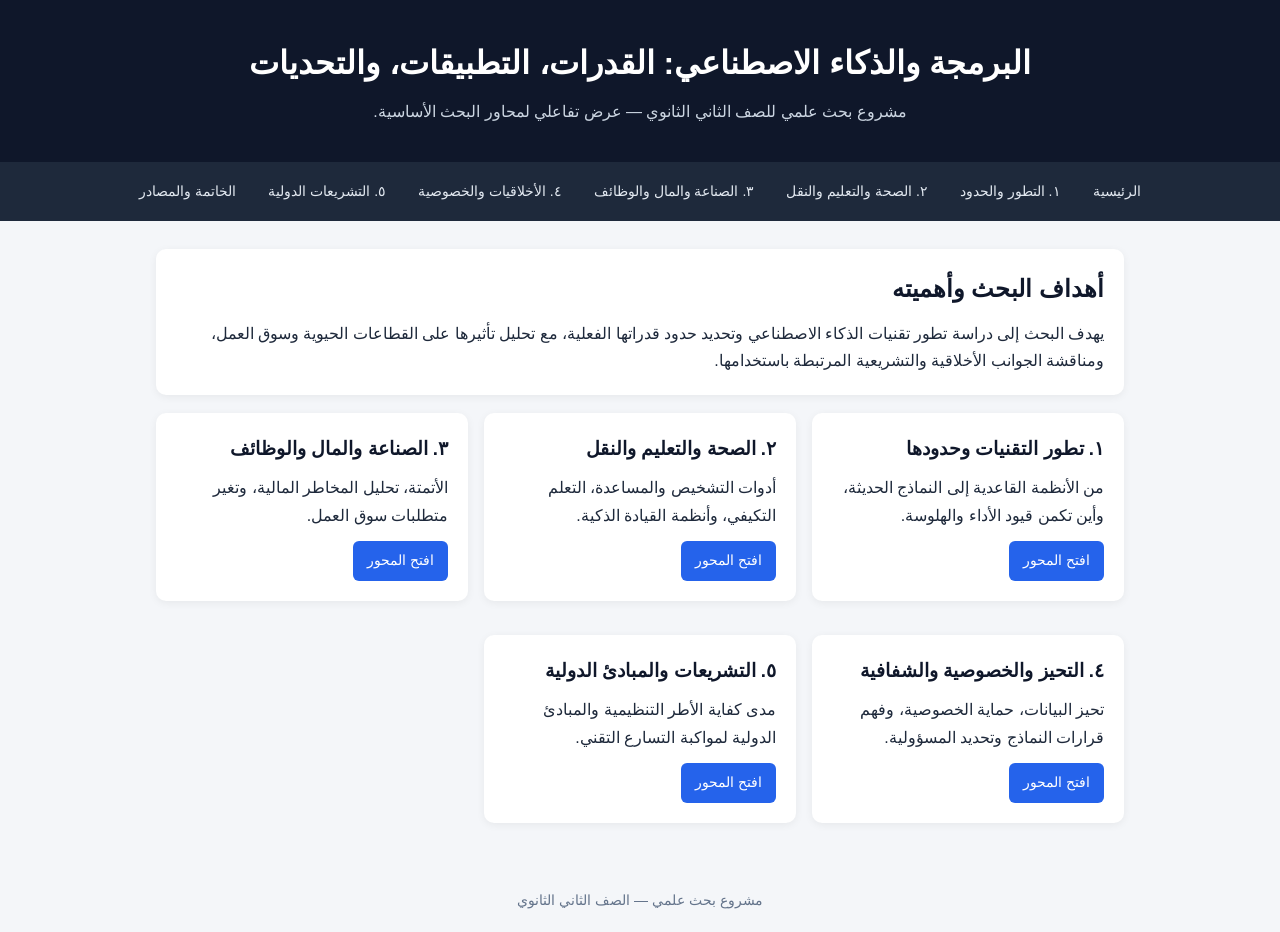
<file: index.html>
<!DOCTYPE html>
<html lang="en">
<head>
    <meta charset="UTF-8">
    <meta name="viewport" content="width=device-width, initial-scale=1.0">
    <title>Document</title>
</head>
<body>
    
</body>
</html>
<!DOCTYPE html>
<html lang="ar" dir="rtl">
<head>
  <meta charset="UTF-8" />
  <meta name="viewport" content="width=device-width, initial-scale=1.0" />
  <title>مشروع البحث العلمي - البرمجة والذكاء الاصطناعي</title>
  <link rel="stylesheet" href="style.css" />
</head>
<body>
  <header class="hero">
    <h1>البرمجة والذكاء الاصطناعي: القدرات، التطبيقات، والتحديات</h1>
    <p>مشروع بحث علمي للصف الثاني الثانوي — عرض تفاعلي لمحاور البحث الأساسية.</p>
  </header>

  <nav class="navbar">
    <a href="index.html">الرئيسية</a>
    <a href="page1.html">١. التطور والحدود</a>
    <a href="page2.html">٢. الصحة والتعليم والنقل</a>
    <a href="page3.html">٣. الصناعة والمال والوظائف</a>
    <a href="page4.html">٤. الأخلاقيات والخصوصية</a>
    <a href="page5.html">٥. التشريعات الدولية</a>
    <a href="conclusion.html">الخاتمة والمصادر</a>
  </nav>

  <main class="container">
    <section class="card">
      <h2>أهداف البحث وأهميته</h2>
      <p>
        يهدف البحث إلى دراسة تطور تقنيات الذكاء الاصطناعي وتحديد حدود قدراتها الفعلية،
        مع تحليل تأثيرها على القطاعات الحيوية وسوق العمل، ومناقشة الجوانب الأخلاقية
        والتشريعية المرتبطة باستخدامها.
      </p>
    </section>

    <section class="grid">
      <div class="card">
        <h3>١. تطور التقنيات وحدودها</h3>
        <p>من الأنظمة القاعدية إلى النماذج الحديثة، وأين تكمن قيود الأداء والهلوسة.</p>
        <a class="btn" href="page1.html">افتح المحور</a>
      </div>
      <div class="card">
        <h3>٢. الصحة والتعليم والنقل</h3>
        <p>أدوات التشخيص والمساعدة، التعلم التكيفي، وأنظمة القيادة الذكية.</p>
        <a class="btn" href="page2.html">افتح المحور</a>
      </div>
      <div class="card">
        <h3>٣. الصناعة والمال والوظائف</h3>
        <p>الأتمتة، تحليل المخاطر المالية، وتغير متطلبات سوق العمل.</p>
        <a class="btn" href="page3.html">افتح المحور</a>
      </div>
      <div class="card">
        <h3>٤. التحيز والخصوصية والشفافية</h3>
        <p>تحيز البيانات، حماية الخصوصية، وفهم قرارات النماذج وتحديد المسؤولية.</p>
        <a class="btn" href="page4.html">افتح المحور</a>
      </div>
      <div class="card">
        <h3>٥. التشريعات والمبادئ الدولية</h3>
        <p>مدى كفاية الأطر التنظيمية والمبادئ الدولية لمواكبة التسارع التقني.</p>
        <a class="btn" href="page5.html">افتح المحور</a>
      </div>
    </section>
  </main>

  <footer class="footer">
    <p>مشروع بحث علمي — الصف الثاني الثانوي</p>
  </footer>
</body>
</html>
</file>
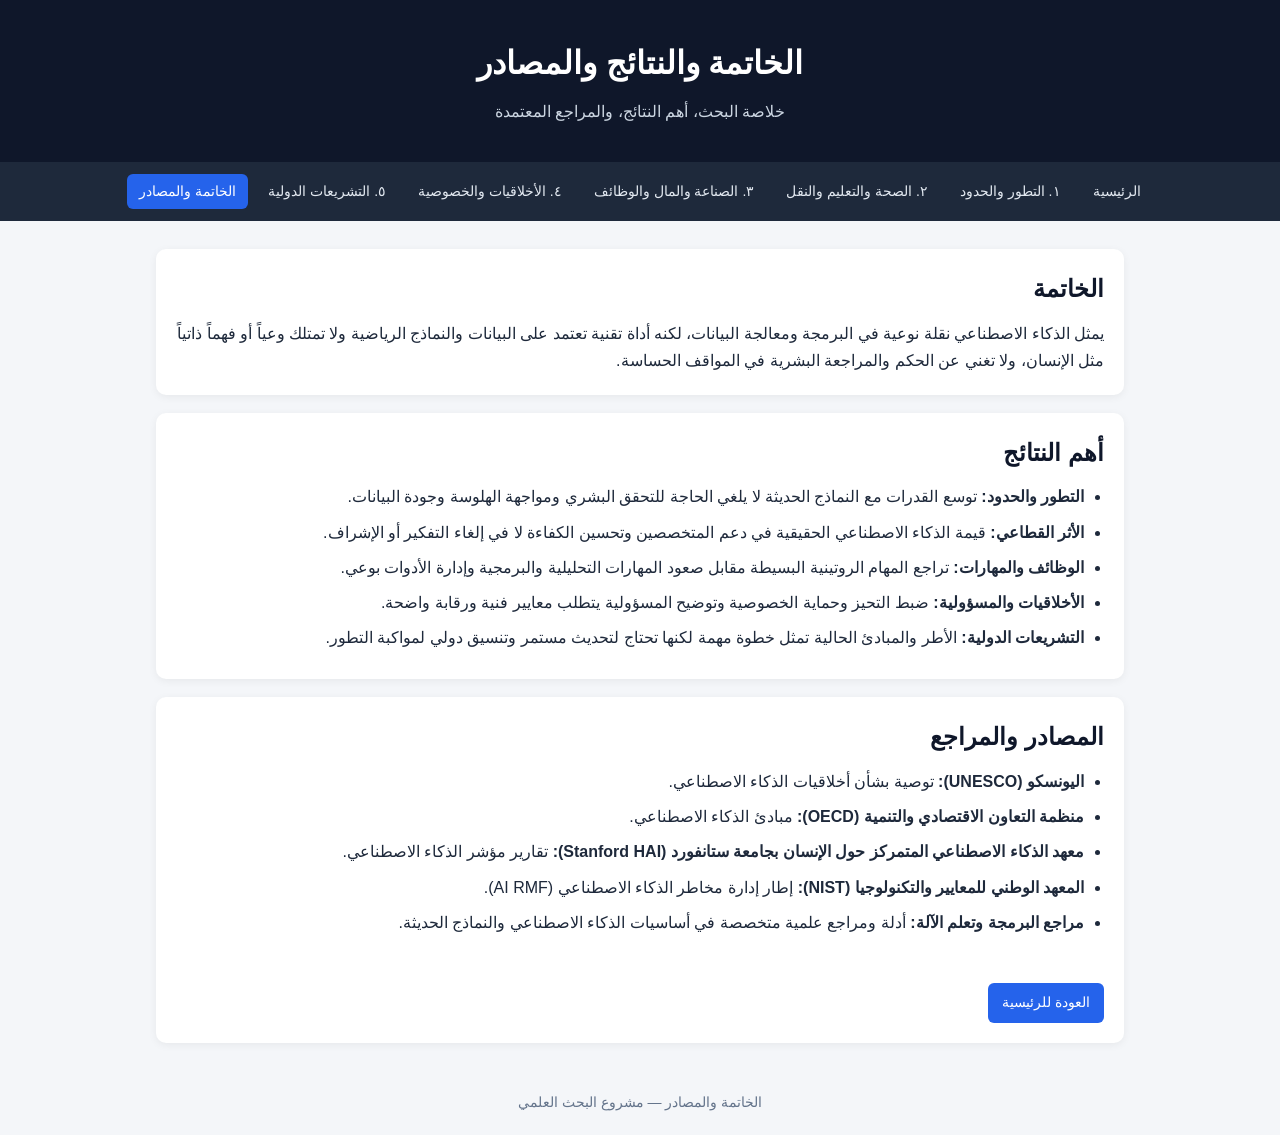
<file: conclusion.html>
<!DOCTYPE html>
<html lang="ar" dir="rtl">
<head>
  <meta charset="UTF-8" />
  <meta name="viewport" content="width=device-width, initial-scale=1.0" />
  <title>الخاتمة والنتائج والمصادر</title>
  <link rel="stylesheet" href="style.css" />
</head>
<body>
  <header class="hero">
    <h1>الخاتمة والنتائج والمصادر</h1>
    <p>خلاصة البحث، أهم النتائج، والمراجع المعتمدة</p>
  </header>

  <nav class="navbar">
    <a href="index.html">الرئيسية</a>
    <a href="page1.html">١. التطور والحدود</a>
    <a href="page2.html">٢. الصحة والتعليم والنقل</a>
    <a href="page3.html">٣. الصناعة والمال والوظائف</a>
    <a href="page4.html">٤. الأخلاقيات والخصوصية</a>
    <a href="page5.html">٥. التشريعات الدولية</a>
    <a href="conclusion.html" class="active">الخاتمة والمصادر</a>
  </nav>

  <main class="container">
    <section class="card">
      <h2>الخاتمة</h2>
      <p>
        يمثل الذكاء الاصطناعي نقلة نوعية في البرمجة ومعالجة البيانات، لكنه أداة تقنية تعتمد على
        البيانات والنماذج الرياضية ولا تمتلك وعياً أو فهماً ذاتياً مثل الإنسان، ولا تغني عن
        الحكم والمراجعة البشرية في المواقف الحساسة.
      </p>
    </section>

    <section class="card">
      <h2>أهم النتائج</h2>
      <ul>
        <li><strong>التطور والحدود:</strong> توسع القدرات مع النماذج الحديثة لا يلغي الحاجة للتحقق البشري ومواجهة الهلوسة وجودة البيانات.</li>
        <li><strong>الأثر القطاعي:</strong> قيمة الذكاء الاصطناعي الحقيقية في دعم المتخصصين وتحسين الكفاءة لا في إلغاء التفكير أو الإشراف.</li>
        <li><strong>الوظائف والمهارات:</strong> تراجع المهام الروتينية البسيطة مقابل صعود المهارات التحليلية والبرمجية وإدارة الأدوات بوعي.</li>
        <li><strong>الأخلاقيات والمسؤولية:</strong> ضبط التحيز وحماية الخصوصية وتوضيح المسؤولية يتطلب معايير فنية ورقابة واضحة.</li>
        <li><strong>التشريعات الدولية:</strong> الأطر والمبادئ الحالية تمثل خطوة مهمة لكنها تحتاج لتحديث مستمر وتنسيق دولي لمواكبة التطور.</li>
      </ul>
    </section>

    <section class="card">
      <h2>المصادر والمراجع</h2>
      <ul>
        <li><strong>اليونسكو (UNESCO):</strong> توصية بشأن أخلاقيات الذكاء الاصطناعي.</li>
        <li><strong>منظمة التعاون الاقتصادي والتنمية (OECD):</strong> مبادئ الذكاء الاصطناعي.</li>
        <li><strong>معهد الذكاء الاصطناعي المتمركز حول الإنسان بجامعة ستانفورد (Stanford HAI):</strong> تقارير مؤشر الذكاء الاصطناعي.</li>
        <li><strong>المعهد الوطني للمعايير والتكنولوجيا (NIST):</strong> إطار إدارة مخاطر الذكاء الاصطناعي (AI RMF).</li>
        <li><strong>مراجع البرمجة وتعلم الآلة:</strong> أدلة ومراجع علمية متخصصة في أساسيات الذكاء الاصطناعي والنماذج الحديثة.</li>
      </ul>
      <br />
      <a class="btn" href="index.html">العودة للرئيسية</a>
    </section>
  </main>

  <footer class="footer">
    <p>الخاتمة والمصادر — مشروع البحث العلمي</p>
  </footer>
</body>
</html>
</file>
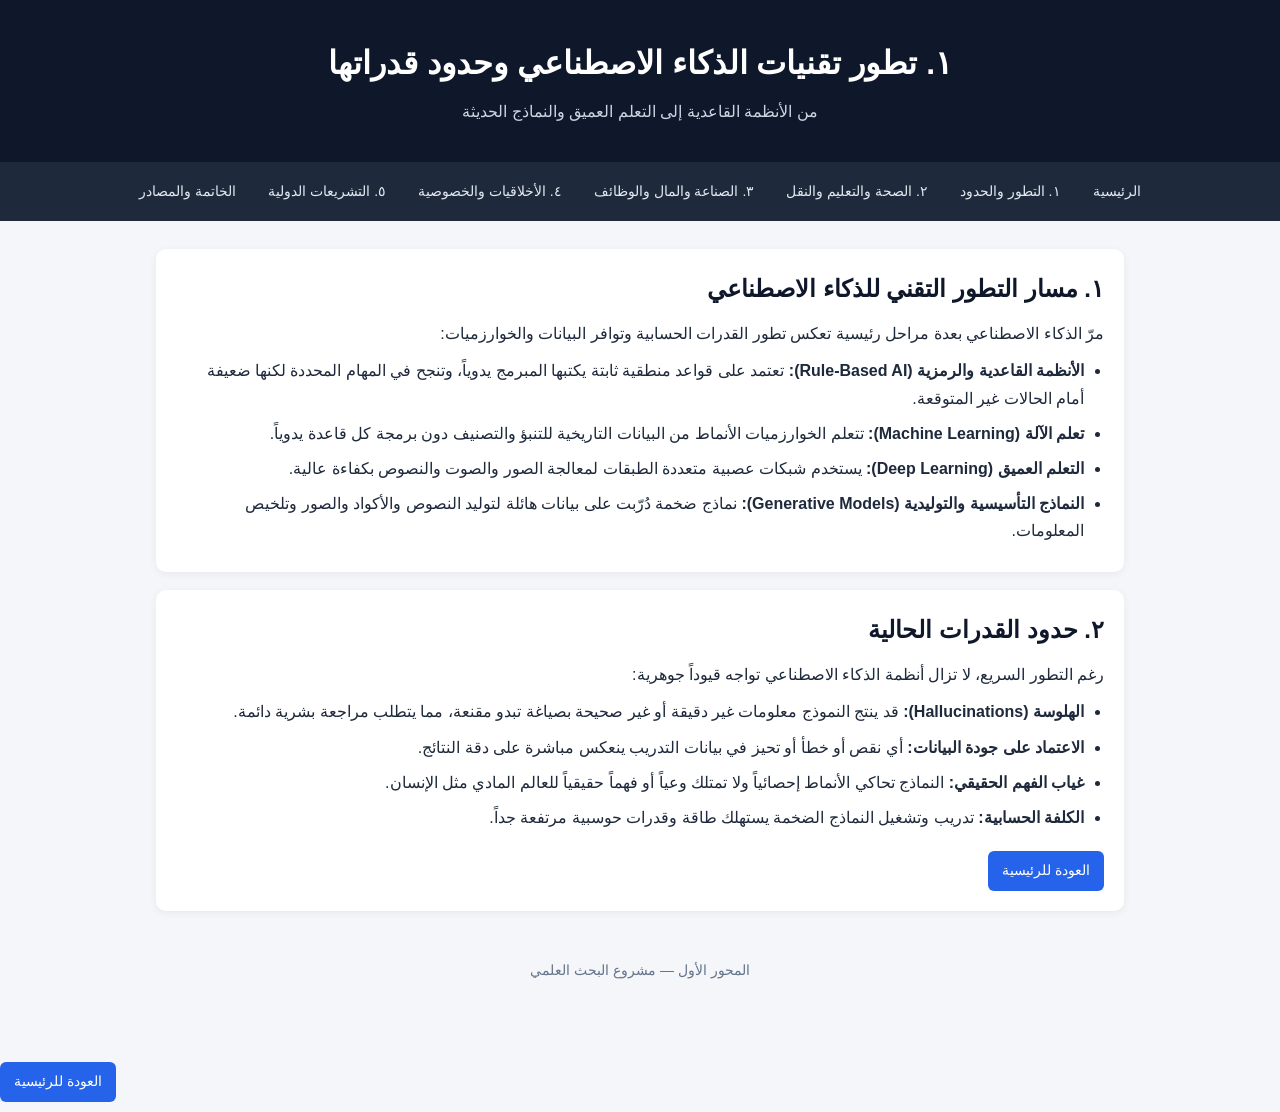
<file: page1.html>
<!DOCTYPE html>
<html lang="en">
<head>
    <meta charset="UTF-8">
    <meta name="viewport" content="width=device-width, initial-scale=1.0">
    <title>Document</title>
</head>
<body>
    
</body>
</html>
<!DOCTYPE html>
<html lang="ar" dir="rtl">
<head>
  <meta charset="UTF-8" />
  <meta name="viewport" content="width=device-width, initial-scale=1.0" />
  <title>١. تطور تقنيات الذكاء الاصطناعي وحدود قدراتها</title>
  <link rel="stylesheet" href="style.css" />
</head>
<body>
  <header class="hero">
    <h1>١. تطور تقنيات الذكاء الاصطناعي وحدود قدراتها</h1>
    <p>من الأنظمة القاعدية إلى التعلم العميق والنماذج الحديثة</p>
  </header>

  <nav class="navbar">
    <a href="index.html">الرئيسية</a>
    <a href="page1.html">١. التطور والحدود</a>
    <a href="page2.html">٢. الصحة والتعليم والنقل</a>
    <a href="page3.html">٣. الصناعة والمال والوظائف</a>
    <a href="page4.html">٤. الأخلاقيات والخصوصية</a>
    <a href="page5.html">٥. التشريعات الدولية</a>
    <a href="conclusion.html">الخاتمة والمصادر</a>
  </nav>

  <main class="container">
    <section class="card">
      <h2>١. مسار التطور التقني للذكاء الاصطناعي</h2>
      <p>
        مرّ الذكاء الاصطناعي بعدة مراحل رئيسية تعكس تطور القدرات الحسابية وتوافر البيانات والخوارزميات:
      </p>
      <ul>
        <li><strong>الأنظمة القاعدية والرمزية (Rule-Based AI):</strong> تعتمد على قواعد منطقية ثابتة يكتبها المبرمج يدوياً، وتنجح في المهام المحددة لكنها ضعيفة أمام الحالات غير المتوقعة.</li>
        <li><strong>تعلم الآلة (Machine Learning):</strong> تتعلم الخوارزميات الأنماط من البيانات التاريخية للتنبؤ والتصنيف دون برمجة كل قاعدة يدوياً.</li>
        <li><strong>التعلم العميق (Deep Learning):</strong> يستخدم شبكات عصبية متعددة الطبقات لمعالجة الصور والصوت والنصوص بكفاءة عالية.</li>
        <li><strong>النماذج التأسيسية والتوليدية (Generative Models):</strong> نماذج ضخمة دُرّبت على بيانات هائلة لتوليد النصوص والأكواد والصور وتلخيص المعلومات.</li>
      </ul>
    </section>

    <section class="card">
      <h2>٢. حدود القدرات الحالية</h2>
      <p>
        رغم التطور السريع، لا تزال أنظمة الذكاء الاصطناعي تواجه قيوداً جوهرية:
      </p>
      <ul>
        <li><strong>الهلوسة (Hallucinations):</strong> قد ينتج النموذج معلومات غير دقيقة أو غير صحيحة بصياغة تبدو مقنعة، مما يتطلب مراجعة بشرية دائمة.</li>
        <li><strong>الاعتماد على جودة البيانات:</strong> أي نقص أو خطأ أو تحيز في بيانات التدريب ينعكس مباشرة على دقة النتائج.</li>
        <li><strong>غياب الفهم الحقيقي:</strong> النماذج تحاكي الأنماط إحصائياً ولا تمتلك وعياً أو فهماً حقيقياً للعالم المادي مثل الإنسان.</li>
        <li><strong>الكلفة الحسابية:</strong> تدريب وتشغيل النماذج الضخمة يستهلك طاقة وقدرات حوسبية مرتفعة جداً.</li>
      </ul>
      <a class="btn" href="index.html">العودة للرئيسية</a>
    </section>
  </main>

  <footer class="footer">
    <p>المحور الأول — مشروع البحث العلمي</p>
  </footer>
</body>
</html>
<div style="margin-top: 20px; text-align: left;">
       <br />
<a class="btn" href="index.html" style="float: left; margin-bottom: 10px;">العودة للرئيسية</a>
<div style="clear: both;"></div>
      </div>
</file>
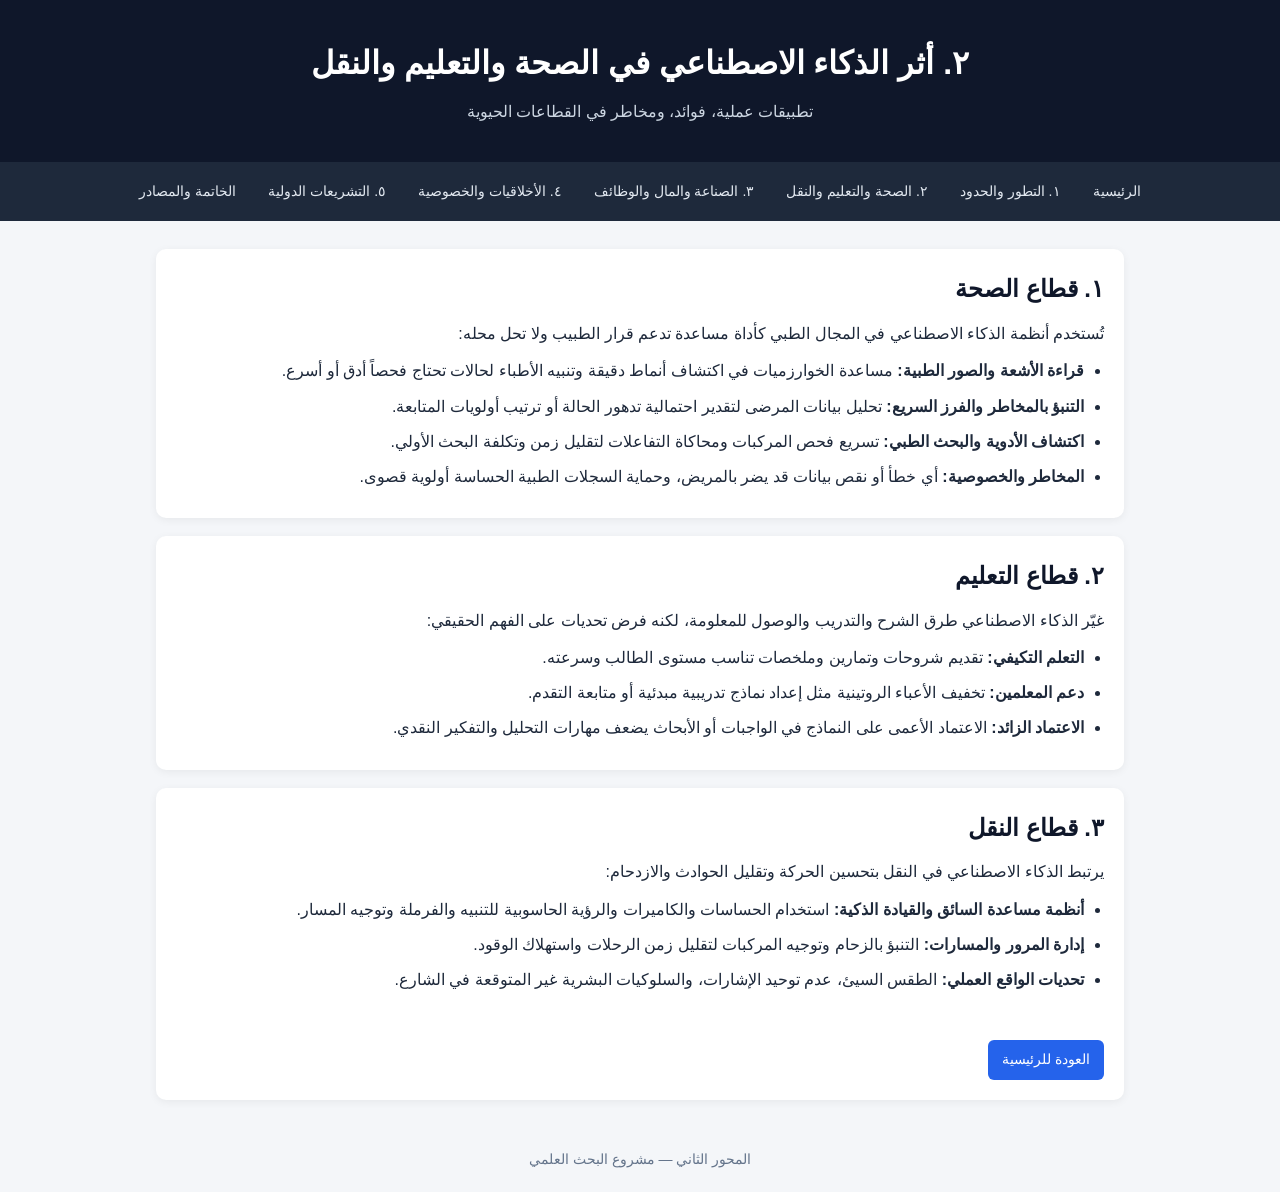
<file: page2.html>
<!DOCTYPE html>
<html lang="en">
<head>
    <meta charset="UTF-8">
    <meta name="viewport" content="width=device-width, initial-scale=1.0">
    <title>Document</title>
</head>
<body>
    
</body>
</html>
<!DOCTYPE html>
<html lang="ar" dir="rtl">
<head>
  <meta charset="UTF-8" />
  <meta name="viewport" content="width=device-width, initial-scale=1.0" />
  <title>٢. أثر الذكاء الاصطناعي في الصحة والتعليم والنقل</title>
  <link rel="stylesheet" href="style.css" />
</head>
<body>
  <header class="hero">
    <h1>٢. أثر الذكاء الاصطناعي في الصحة والتعليم والنقل</h1>
    <p>تطبيقات عملية، فوائد، ومخاطر في القطاعات الحيوية</p>
  </header>

  <nav class="navbar">
    <a href="index.html">الرئيسية</a>
    <a href="page1.html">١. التطور والحدود</a>
    <a href="page2.html">٢. الصحة والتعليم والنقل</a>
    <a href="page3.html">٣. الصناعة والمال والوظائف</a>
    <a href="page4.html">٤. الأخلاقيات والخصوصية</a>
    <a href="page5.html">٥. التشريعات الدولية</a>
    <a href="conclusion.html">الخاتمة والمصادر</a>
  </nav>
  
  <main class="container">
    <section class="card">
      <h2>١. قطاع الصحة</h2>
      <p>
        تُستخدم أنظمة الذكاء الاصطناعي في المجال الطبي كأداة مساعدة تدعم قرار الطبيب ولا تحل محله:
      </p>
      <ul>
        <li><strong>قراءة الأشعة والصور الطبية:</strong> مساعدة الخوارزميات في اكتشاف أنماط دقيقة وتنبيه الأطباء لحالات تحتاج فحصاً أدق أو أسرع.</li>
        <li><strong>التنبؤ بالمخاطر والفرز السريع:</strong> تحليل بيانات المرضى لتقدير احتمالية تدهور الحالة أو ترتيب أولويات المتابعة.</li>
        <li><strong>اكتشاف الأدوية والبحث الطبي:</strong> تسريع فحص المركبات ومحاكاة التفاعلات لتقليل زمن وتكلفة البحث الأولي.</li>
        <li><strong>المخاطر والخصوصية:</strong> أي خطأ أو نقص بيانات قد يضر بالمريض، وحماية السجلات الطبية الحساسة أولوية قصوى.</li>
      </ul>
    </section>

    <section class="card">
      <h2>٢. قطاع التعليم</h2>
      <p>
        غيّر الذكاء الاصطناعي طرق الشرح والتدريب والوصول للمعلومة، لكنه فرض تحديات على الفهم الحقيقي:
      </p>
      <ul>
        <li><strong>التعلم التكيفي:</strong> تقديم شروحات وتمارين وملخصات تناسب مستوى الطالب وسرعته.</li>
        <li><strong>دعم المعلمين:</strong> تخفيف الأعباء الروتينية مثل إعداد نماذج تدريبية مبدئية أو متابعة التقدم.</li>
        <li><strong>الاعتماد الزائد:</strong> الاعتماد الأعمى على النماذج في الواجبات أو الأبحاث يضعف مهارات التحليل والتفكير النقدي.</li>
      </ul>
    </section>

    <section class="card">
      <h2>٣. قطاع النقل</h2>
      <p>
        يرتبط الذكاء الاصطناعي في النقل بتحسين الحركة وتقليل الحوادث والازدحام:
      </p>
      <ul>
        <li><strong>أنظمة مساعدة السائق والقيادة الذكية:</strong> استخدام الحساسات والكاميرات والرؤية الحاسوبية للتنبيه والفرملة وتوجيه المسار.</li>
        <li><strong>إدارة المرور والمسارات:</strong> التنبؤ بالزحام وتوجيه المركبات لتقليل زمن الرحلات واستهلاك الوقود.</li>
        <li><strong>تحديات الواقع العملي:</strong> الطقس السيئ، عدم توحيد الإشارات، والسلوكيات البشرية غير المتوقعة في الشارع.</li>
      </ul>
      <br />
      <a class="btn" href="index.html">العودة للرئيسية</a>
    </section>
  </main>

  <footer class="footer">
    <p>المحور الثاني — مشروع البحث العلمي</p>
  </footer>
</body>
</html>
</file>
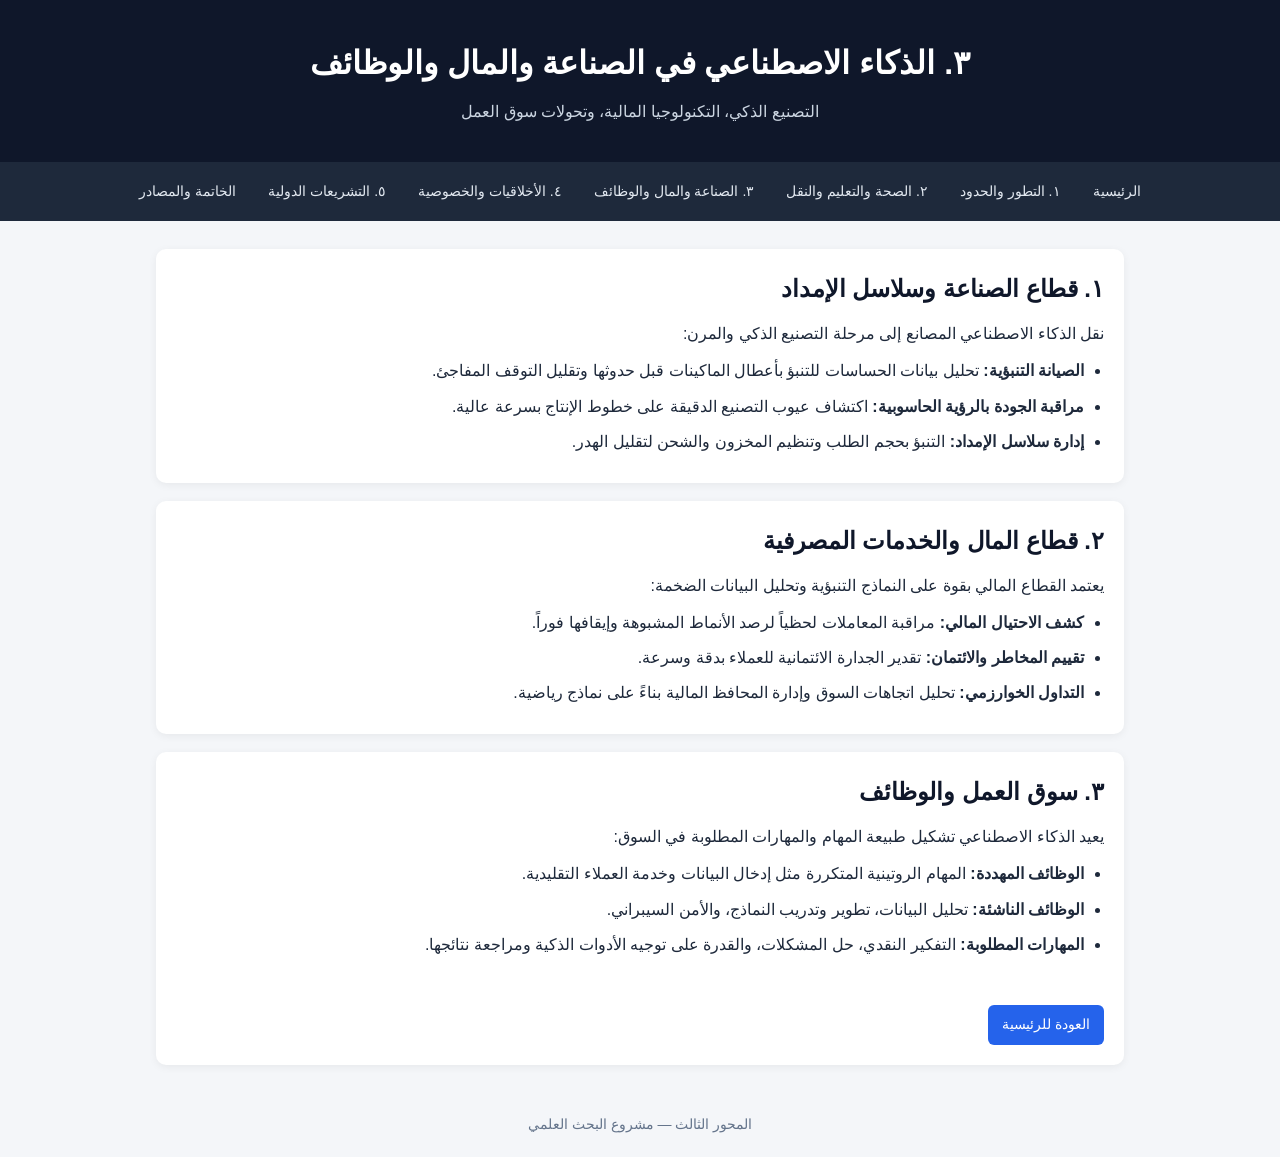
<file: page3.html>
<!DOCTYPE html>
<html lang="en">
<head>
    <meta charset="UTF-8">
    <meta name="viewport" content="width=device-width, initial-scale=1.0">
    <title>Document</title>
</head>
<body>
    
</body>
</html>
<!DOCTYPE html>
<html lang="ar" dir="rtl">
<head>
  <meta charset="UTF-8" />
  <meta name="viewport" content="width=device-width, initial-scale=1.0" />
  <title>٣. الذكاء الاصطناعي في الصناعة والمال والوظائف</title>
  <link rel="stylesheet" href="style.css" />
</head>
<body>
  <header class="hero">
    <h1>٣. الذكاء الاصطناعي في الصناعة والمال والوظائف</h1>
    <p>التصنيع الذكي، التكنولوجيا المالية، وتحولات سوق العمل</p>
  </header>

  <nav class="navbar">
    <a href="index.html">الرئيسية</a>
    <a href="page1.html">١. التطور والحدود</a>
    <a href="page2.html">٢. الصحة والتعليم والنقل</a>
    <a href="page3.html">٣. الصناعة والمال والوظائف</a>
    <a href="page4.html">٤. الأخلاقيات والخصوصية</a>
    <a href="page5.html">٥. التشريعات الدولية</a>
    <a href="conclusion.html">الخاتمة والمصادر</a>
  </nav>

  <main class="container">
    <section class="card">
      <h2>١. قطاع الصناعة وسلاسل الإمداد</h2>
      <p>
        نقل الذكاء الاصطناعي المصانع إلى مرحلة التصنيع الذكي والمرن:
      </p>
      <ul>
        <li><strong>الصيانة التنبؤية:</strong> تحليل بيانات الحساسات للتنبؤ بأعطال الماكينات قبل حدوثها وتقليل التوقف المفاجئ.</li>
        <li><strong>مراقبة الجودة بالرؤية الحاسوبية:</strong> اكتشاف عيوب التصنيع الدقيقة على خطوط الإنتاج بسرعة عالية.</li>
        <li><strong>إدارة سلاسل الإمداد:</strong> التنبؤ بحجم الطلب وتنظيم المخزون والشحن لتقليل الهدر.</li>
      </ul>
    </section>

    <section class="card">
      <h2>٢. قطاع المال والخدمات المصرفية</h2>
      <p>
        يعتمد القطاع المالي بقوة على النماذج التنبؤية وتحليل البيانات الضخمة:
      </p>
      <ul>
        <li><strong>كشف الاحتيال المالي:</strong> مراقبة المعاملات لحظياً لرصد الأنماط المشبوهة وإيقافها فوراً.</li>
        <li><strong>تقييم المخاطر والائتمان:</strong> تقدير الجدارة الائتمانية للعملاء بدقة وسرعة.</li>
        <li><strong>التداول الخوارزمي:</strong> تحليل اتجاهات السوق وإدارة المحافظ المالية بناءً على نماذج رياضية.</li>
      </ul>
    </section>

    <section class="card">
      <h2>٣. سوق العمل والوظائف</h2>
      <p>
        يعيد الذكاء الاصطناعي تشكيل طبيعة المهام والمهارات المطلوبة في السوق:
      </p>
      <ul>
        <li><strong>الوظائف المهددة:</strong> المهام الروتينية المتكررة مثل إدخال البيانات وخدمة العملاء التقليدية.</li>
        <li><strong>الوظائف الناشئة:</strong> تحليل البيانات، تطوير وتدريب النماذج، والأمن السيبراني.</li>
        <li><strong>المهارات المطلوبة:</strong> التفكير النقدي، حل المشكلات، والقدرة على توجيه الأدوات الذكية ومراجعة نتائجها.</li>
      </ul>
      <br />
      <a class="btn" href="index.html">العودة للرئيسية</a>
    </section>
  </main>

  <footer class="footer">
    <p>المحور الثالث — مشروع البحث العلمي</p>
  </footer>
</body>
</html>
</file>
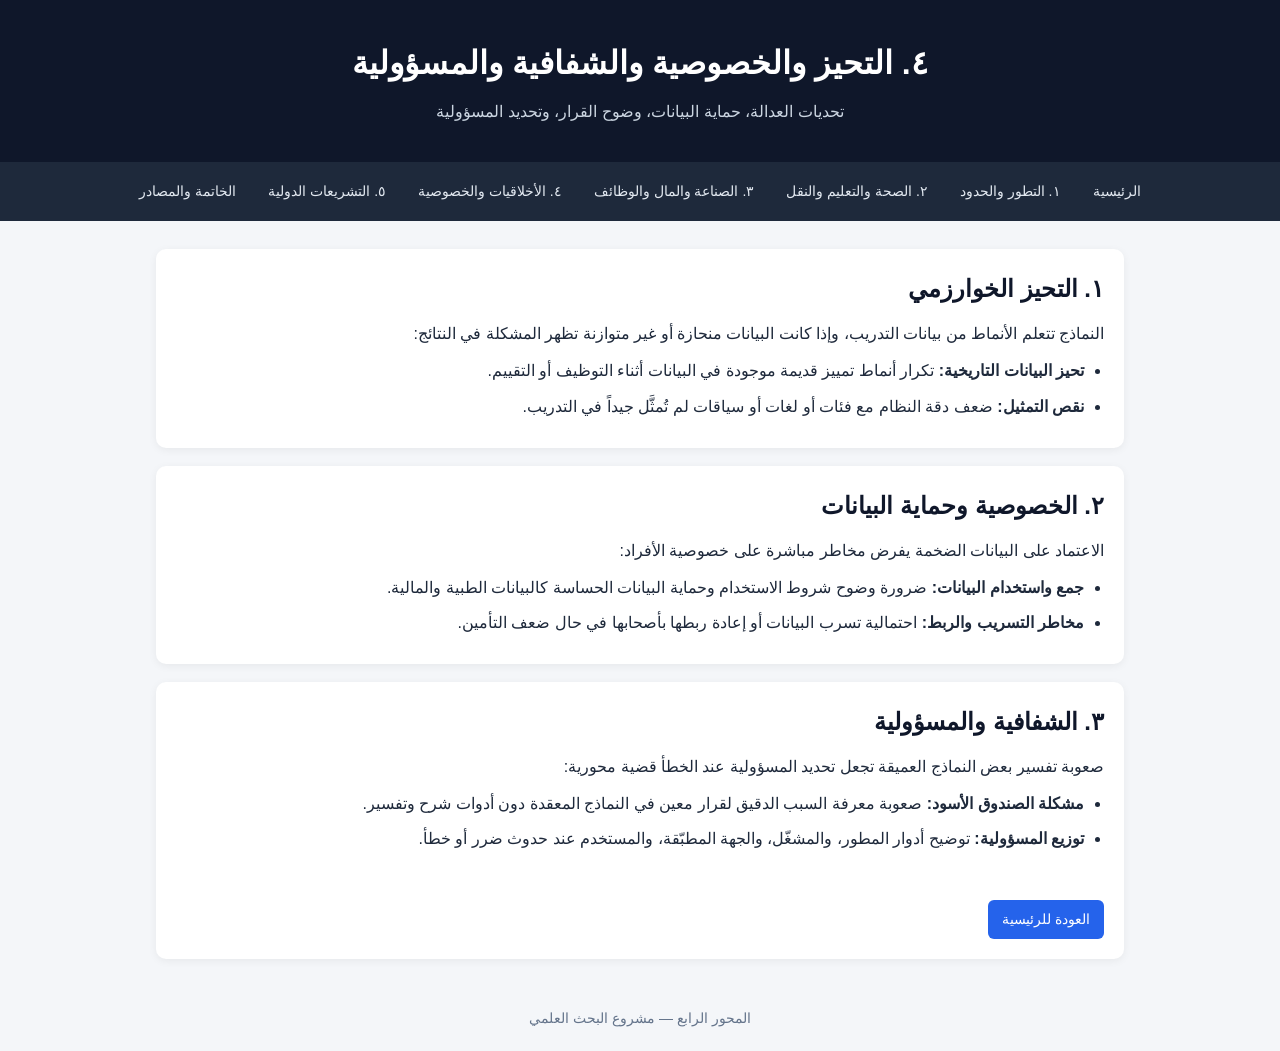
<file: page4.html>
<!DOCTYPE html>
<html lang="en">
<head>
    <meta charset="UTF-8">
    <meta name="viewport" content="width=device-width, initial-scale=1.0">
    <title>Document</title>
</head>
<body>
    
</body>
</html>
<!DOCTYPE html>
<html lang="ar" dir="rtl">
<head>
  <meta charset="UTF-8" />
  <meta name="viewport" content="width=device-width, initial-scale=1.0" />
  <title>٤. التحيز والخصوصية والشفافية والمسؤولية</title>
  <link rel="stylesheet" href="style.css" />
</head>
<body>
  <header class="hero">
    <h1>٤. التحيز والخصوصية والشفافية والمسؤولية</h1>
    <p>تحديات العدالة، حماية البيانات، وضوح القرار، وتحديد المسؤولية</p>
  </header>

 <nav class="navbar">
    <a href="index.html">الرئيسية</a>
    <a href="page1.html">١. التطور والحدود</a>
    <a href="page2.html">٢. الصحة والتعليم والنقل</a>
    <a href="page3.html">٣. الصناعة والمال والوظائف</a>
    <a href="page4.html">٤. الأخلاقيات والخصوصية</a>
    <a href="page5.html">٥. التشريعات الدولية</a>
    <a href="conclusion.html">الخاتمة والمصادر</a>
  </nav>
  
  <main class="container">
    <section class="card">
      <h2>١. التحيز الخوارزمي</h2>
      <p>
        النماذج تتعلم الأنماط من بيانات التدريب، وإذا كانت البيانات منحازة أو غير متوازنة تظهر المشكلة في النتائج:
      </p>
      <ul>
        <li><strong>تحيز البيانات التاريخية:</strong> تكرار أنماط تمييز قديمة موجودة في البيانات أثناء التوظيف أو التقييم.</li>
        <li><strong>نقص التمثيل:</strong> ضعف دقة النظام مع فئات أو لغات أو سياقات لم تُمثَّل جيداً في التدريب.</li>
      </ul>
    </section>

    <section class="card">
      <h2>٢. الخصوصية وحماية البيانات</h2>
      <p>
        الاعتماد على البيانات الضخمة يفرض مخاطر مباشرة على خصوصية الأفراد:
      </p>
      <ul>
        <li><strong>جمع واستخدام البيانات:</strong> ضرورة وضوح شروط الاستخدام وحماية البيانات الحساسة كالبيانات الطبية والمالية.</li>
        <li><strong>مخاطر التسريب والربط:</strong> احتمالية تسرب البيانات أو إعادة ربطها بأصحابها في حال ضعف التأمين.</li>
      </ul>
    </section>

    <section class="card">
      <h2>٣. الشفافية والمسؤولية</h2>
      <p>
        صعوبة تفسير بعض النماذج العميقة تجعل تحديد المسؤولية عند الخطأ قضية محورية:
      </p>
      <ul>
        <li><strong>مشكلة الصندوق الأسود:</strong> صعوبة معرفة السبب الدقيق لقرار معين في النماذج المعقدة دون أدوات شرح وتفسير.</li>
        <li><strong>توزيع المسؤولية:</strong> توضيح أدوار المطور، والمشغّل، والجهة المطبّقة، والمستخدم عند حدوث ضرر أو خطأ.</li>
      </ul>
      <br />
      <a class="btn" href="index.html">العودة للرئيسية</a>
    </section>
  </main>

  <footer class="footer">
    <p>المحور الرابع — مشروع البحث العلمي</p>
  </footer>
</body>
</html>
</file>
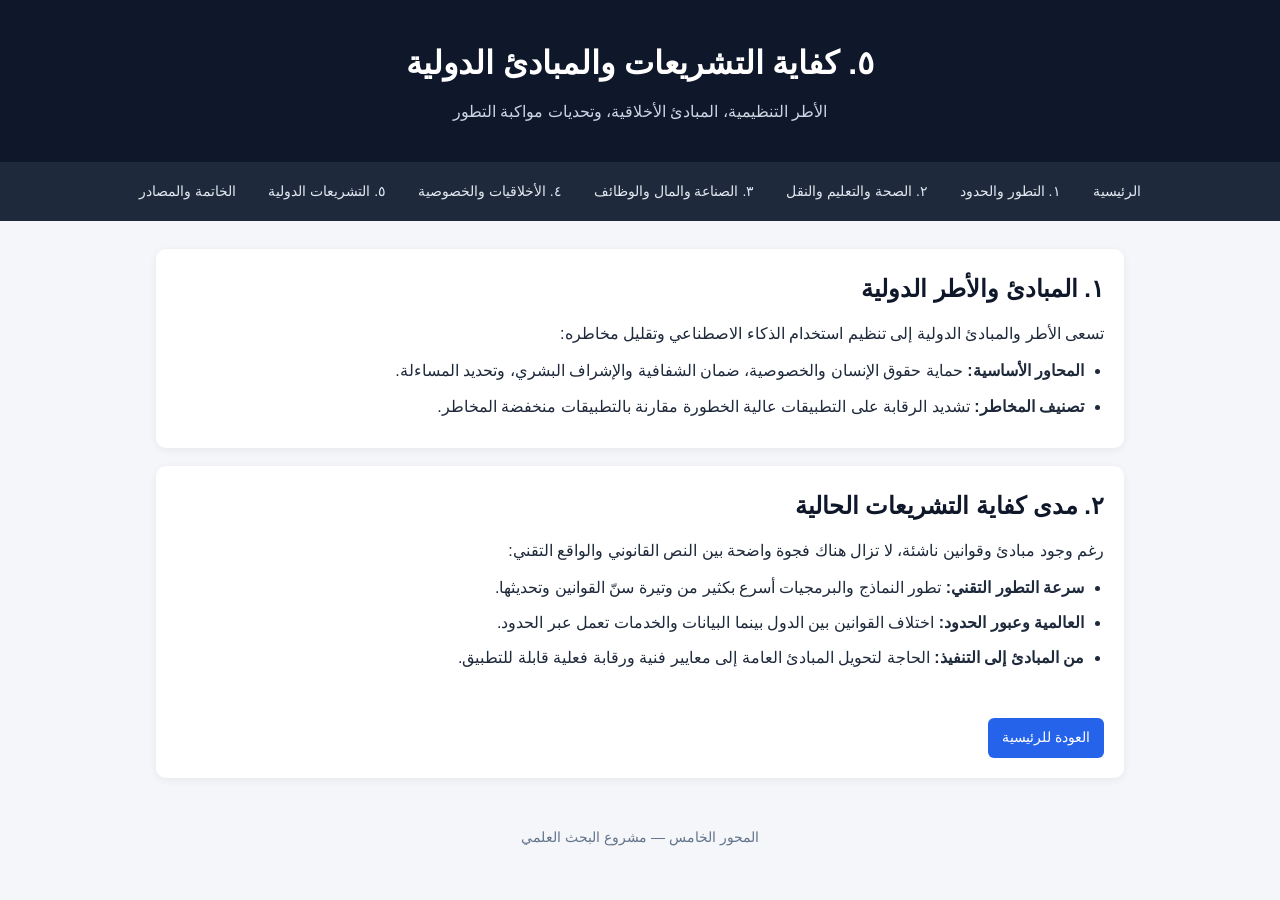
<file: page5.html>
<!DOCTYPE html>
<html lang="en">
<head>
    <meta charset="UTF-8">
    <meta name="viewport" content="width=device-width, initial-scale=1.0">
    <title>Document</title>
</head>
<body>
    
</body>
</html>
<!DOCTYPE html>
<html lang="ar" dir="rtl">
<head>
  <meta charset="UTF-8" />
  <meta name="viewport" content="width=device-width, initial-scale=1.0" />
  <title>٥. كفاية التشريعات والمبادئ الدولية</title>
  <link rel="stylesheet" href="style.css" />
</head>
<body>
  <header class="hero">
    <h1>٥. كفاية التشريعات والمبادئ الدولية</h1>
    <p>الأطر التنظيمية، المبادئ الأخلاقية، وتحديات مواكبة التطور</p>
  </header>

 <nav class="navbar">
    <a href="index.html">الرئيسية</a>
    <a href="page1.html">١. التطور والحدود</a>
    <a href="page2.html">٢. الصحة والتعليم والنقل</a>
    <a href="page3.html">٣. الصناعة والمال والوظائف</a>
    <a href="page4.html">٤. الأخلاقيات والخصوصية</a>
    <a href="page5.html">٥. التشريعات الدولية</a>
    <a href="conclusion.html">الخاتمة والمصادر</a>
  </nav> 
  
  <main class="container">
    <section class="card">
      <h2>١. المبادئ والأطر الدولية</h2>
      <p>
        تسعى الأطر والمبادئ الدولية إلى تنظيم استخدام الذكاء الاصطناعي وتقليل مخاطره:
      </p>
      <ul>
        <li><strong>المحاور الأساسية:</strong> حماية حقوق الإنسان والخصوصية، ضمان الشفافية والإشراف البشري، وتحديد المساءلة.</li>
        <li><strong>تصنيف المخاطر:</strong> تشديد الرقابة على التطبيقات عالية الخطورة مقارنة بالتطبيقات منخفضة المخاطر.</li>
      </ul>
    </section>

    <section class="card">
      <h2>٢. مدى كفاية التشريعات الحالية</h2>
      <p>
        رغم وجود مبادئ وقوانين ناشئة، لا تزال هناك فجوة واضحة بين النص القانوني والواقع التقني:
      </p>
      <ul>
        <li><strong>سرعة التطور التقني:</strong> تطور النماذج والبرمجيات أسرع بكثير من وتيرة سنّ القوانين وتحديثها.</li>
        <li><strong>العالمية وعبور الحدود:</strong> اختلاف القوانين بين الدول بينما البيانات والخدمات تعمل عبر الحدود.</li>
        <li><strong>من المبادئ إلى التنفيذ:</strong> الحاجة لتحويل المبادئ العامة إلى معايير فنية ورقابة فعلية قابلة للتطبيق.</li>
      </ul>
      <br />
      <a class="btn" href="index.html">العودة للرئيسية</a>
    </section>
  </main>

  <footer class="footer">
    <p>المحور الخامس — مشروع البحث العلمي</p>
  </footer>
</body>
</html>
</file>
<file: style.css>
* {
  box-sizing: border-box;
  margin: 0;
  padding: 0;
}

body {
  font-family: "Segoe UI", Tahoma, Arial, sans-serif;
  background-color: #f4f6f9;
  color: #1e293b;
  line-height: 1.7;
}

.hero {
  background-color: #0f172a;
  color: #ffffff;
  padding: 36px 20px;
  text-align: center;
}

.hero p {
  margin-top: 8px;
  color: #cbd5e1;
}

.navbar {
  display: flex;
  flex-wrap: wrap;
  justify-content: center;
  gap: 8px;
  background-color: #1e293b;
  padding: 12px;
}

.navbar a {
  color: #e2e8f0;
  text-decoration: none;
  padding: 6px 12px;
  border-radius: 6px;
  font-size: 14px;
}

.navbar a:hover,
.navbar a.active {
  background-color: #2563eb;
  color: #ffffff;
}

.container {
  max-width: 1000px;
  margin: 28px auto;
  padding: 0 16px;
}

.card {
  background-color: #ffffff;
  border-radius: 10px;
  padding: 20px;
  box-shadow: 0 2px 8px rgba(0, 0, 0, 0.06);
  margin-bottom: 18px;
}

.card h2,
.card h3 {
  margin-bottom: 10px;
  color: #0f172a;
}

.grid {
  display: grid;
  grid-template-columns: repeat(auto-fit, minmax(260px, 1fr));
  gap: 16px;
}

.btn {
  display: inline-block;
  margin-top: 12px;
  background-color: #2563eb;
  color: #ffffff;
  text-decoration: none;
  padding: 8px 14px;
  border-radius: 6px;
  font-size: 14px;
}

.btn:hover {
  background-color: #1d4ed8;
}

.footer {
  text-align: center;
  padding: 20px;
  color: #64748b;
  font-size: 14px;
}
.card ul {
  margin-top: 10px;
  padding-right: 20px;
}

.card li {
  margin-bottom: 8px;
}
.btn-wrapper {
  margin-top: 22px;
  display: flex;
  justify-content: flex-end; /* بتوديه على الجنب الشمال في الصفحة العربي */
}
</file>
